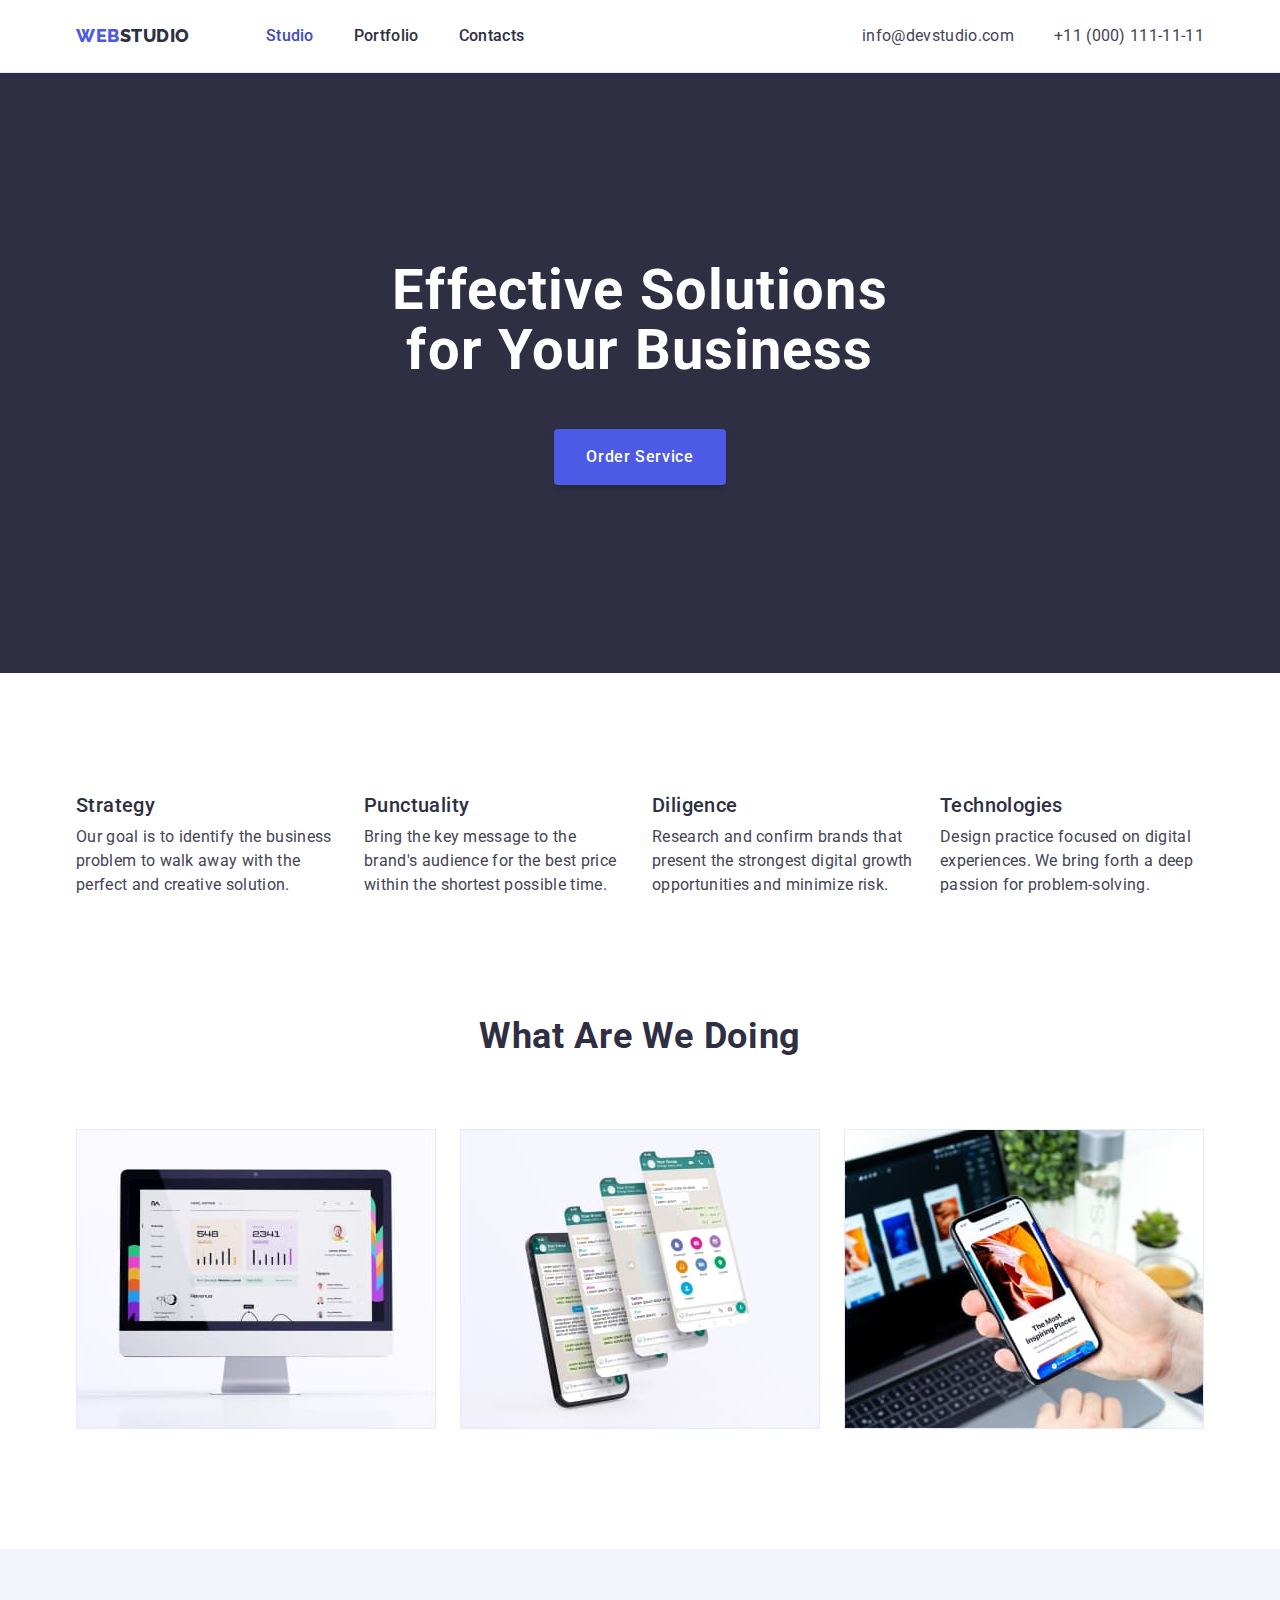
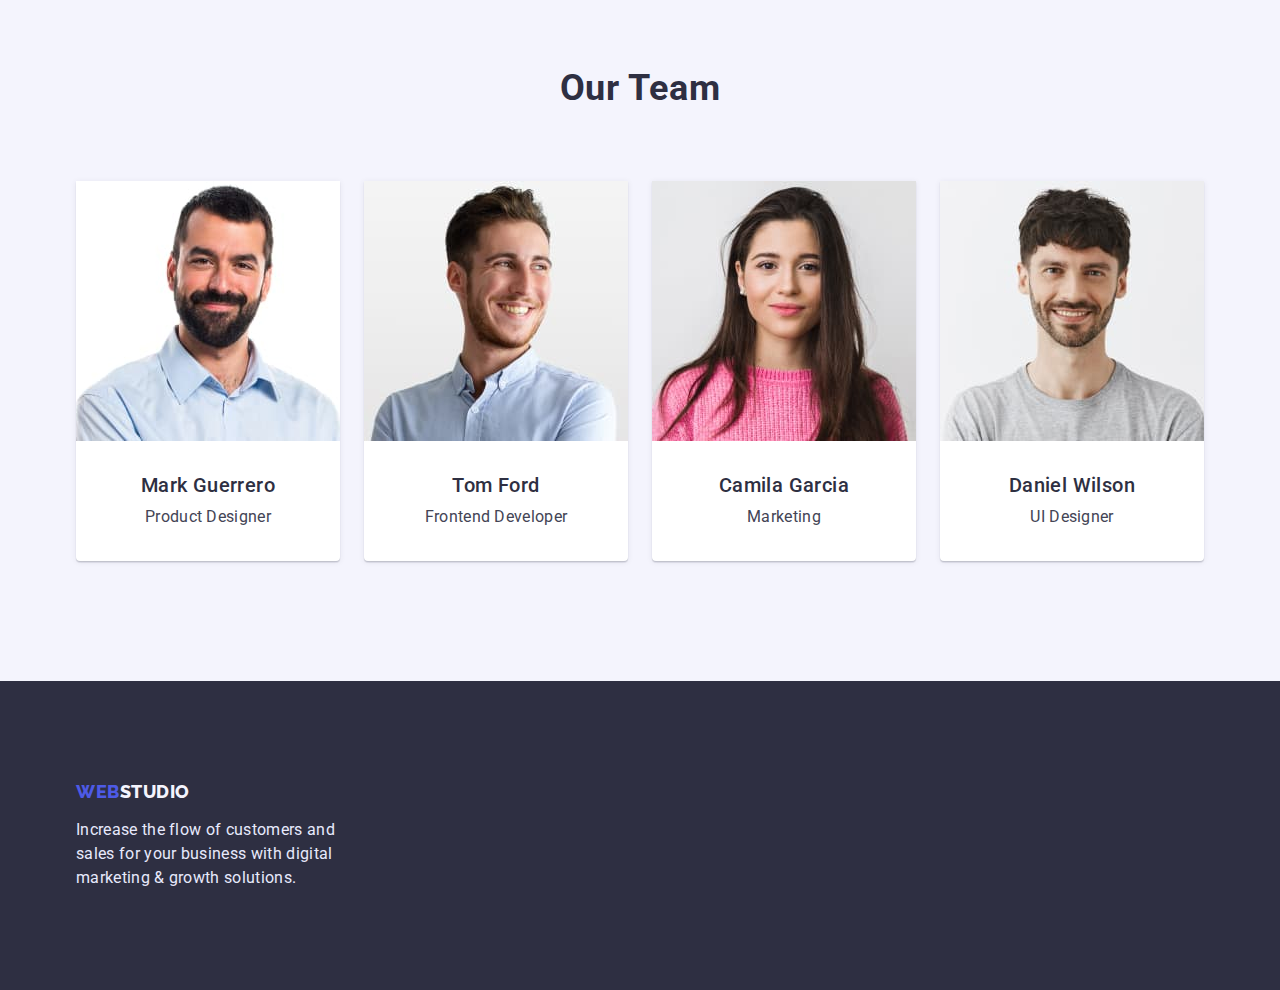
<file: index.html>
<!DOCTYPE html>
<html lang="en">
  <head>
    <meta charset="UTF-8" />
    <meta http-equiv="X-UA-Compatible" content="IE=edge" />
    <meta name="viewport" content="width=device-width, initial-scale=1.0" />
    <title>WebStudio</title>
    <link rel="preconnect" href="https://fonts.googleapis.com" />
    <link rel="preconnect" href="https://fonts.gstatic.com" crossorigin />
    <link
      href="https://fonts.googleapis.com/css2?family=Raleway:wght@800&family=Roboto:wght@400;500;700&display=swap"
      rel="stylesheet"
    />
    <link
      rel="stylesheet"
      href="https://cdnjs.cloudflare.com/ajax/libs/modern-normalize/1.1.0/modern-normalize.min.css"
    />
    <link rel="stylesheet" href="./css/styles.css" />
  </head>
  <body>
    <!-- the head of the page -->
    <header class="line">
      <div class="container rows">
        <nav class="naw-row">
          <a class="logo underline" href="./index.html">
            <span class="accent">Web</span>Studio</a
          >
          <ul class="site-nav list">
            <li class="item">
              <a href="./index.html" class="link current underline">Studio</a>
            </li>
            <li class="item">
              <a href="./portfolio.html" class="link underline">Portfolio</a>
            </li>
            <li class="item"><a href="" class="link underline">Contacts</a></li>
          </ul>
        </nav>
        <address class="address">
          <ul class="address-items list">
            <li class="item">
              <a href="mailto:info@devstudio.com" class="link underline"
                >info@devstudio.com</a
              >
            </li>
            <li class="item">
              <a href="tel:+110001111111" class="link underline"
                >+11 (000) 111-11-11</a
              >
            </li>
          </ul>
        </address>
      </div>
    </header>
    <main>
      <!-- hero section -->
      <section class="hero dark-bg">
        <div class="container">
          <h1 class="hero-title">Effective Solutions for Your Business</h1>
          <button type="button" class="button-hero">Order Service</button>
        </div>
      </section>
      <!-- section advantages -->
      <section class="advantages section">
        <div class="container">
          <h2 class="visually-hidden">Advantages</h2>
          <ul class="list string gap">
            <li class="item">
              <h3 class="title">Strategy</h3>
              <p>
                Our goal is to identify the business problem to walk away with
                the perfect and creative solution.
              </p>
            </li>
            <li class="item">
              <h3 class="title">Punctuality</h3>
              <p>
                Bring the key message to the brand's audience for the best price
                within the shortest possible time.
              </p>
            </li>
            <li class="item">
              <h3 class="title">Diligence</h3>
              <p>
                Research and confirm brands that present the strongest digital
                growth opportunities and minimize risk.
              </p>
            </li>
            <li class="item">
              <h3 class="title">Technologies</h3>
              <p>
                Design practice focused on digital experiences. We bring forth a
                deep passion for problem-solving.
              </p>
            </li>
          </ul>
        </div>
      </section>
      <!-- section activities -->
      <section class="activities">
        <div class="container">
          <h2 class="section-title">What are we doing</h2>
          <ul class="list series gap">
            <li class="item">
              <img
                src="./images/images-main/img1.jpg"
                alt="software at the monitor"
                width="360"
                height="300"
              />
            </li>
            <li class="item">
              <img
                src="./images/images-main/img2.jpg"
                alt="mobile software"
                width="360"
                height="300"
              />
            </li>
            <li class="item">
              <img
                src="./images/images-main/img3.jpg"
                alt="mobile phone in the arm"
                width="360"
                height="300"
              />
            </li>
          </ul>
        </div>
      </section>
      <!-- section our team -->
      <section class="section-team section">
        <div class="container light-bg">
          <h2 class="section-title">Our Team</h2>
          <ul class="list team gap">
            <li class="cards">
              <img
                class="card-img"
                src="./images/images-main/card1.jpg"
                alt="photo Mark Guerrero"
                width="264"
                height="260"
              />
              <div class="card-description">
                <h3 class="title">Mark Guerrero</h3>
                <p class="text">Product Designer</p>
              </div>
            </li>
            <li class="cards">
              <img
                class="card-img"
                src="./images/images-main/card2.jpg"
                alt="photo Tom Ford"
                width="264"
                height="260"
              />
              <div class="card-description">
                <h3 class="title">Tom Ford</h3>
                <p class="text">Frontend Developer</p>
              </div>
            </li>
            <li class="cards">
              <img
                class="card-img"
                src="./images/images-main/card3.jpg"
                alt="photo Camila Garcia"
                width="264"
                height="260"
              />
              <div class="card-description">
                <h3 class="title">Camila Garcia</h3>
                <p class="text">Marketing</p>
              </div>
            </li>
            <li class="cards">
              <img
                class="card-img"
                src="./images/images-main/card4.jpg"
                alt="photo Daniel Wilson"
                width="264"
                height="260"
              />
              <div class="card-description">
                <h3 class="title">Daniel Wilson</h3>
                <p class="text">UI Designer</p>
              </div>
            </li>
          </ul>
        </div>
      </section>
    </main>
    <!-- footer -->
    <footer class="footer">
      <div class="container">
        <a class="logo underline aside" href="./index.html">
          <span class="accent">Web</span>Studio</a
        >
        <p class="text">
          Increase the flow of customers and sales for your business with
          digital marketing & growth solutions.
        </p>
      </div>
    </footer>
  </body>
</html>
</file>
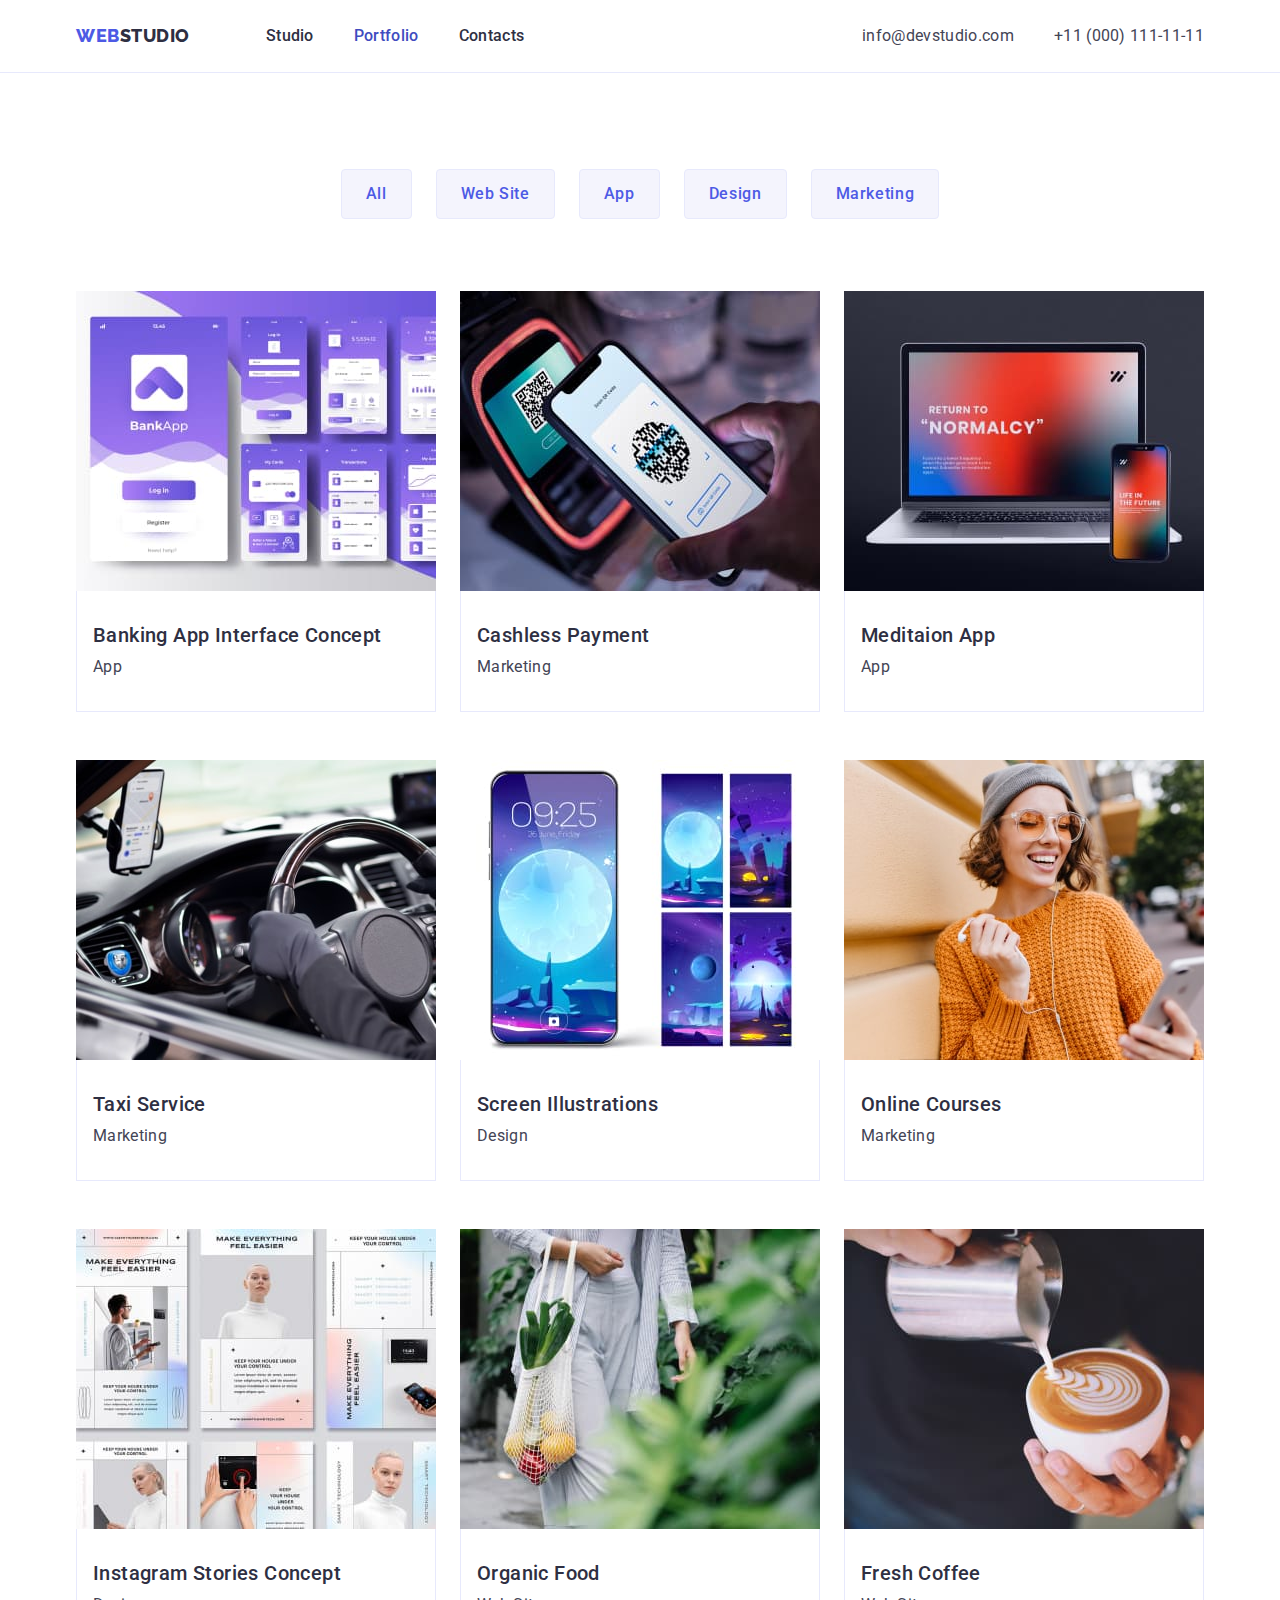
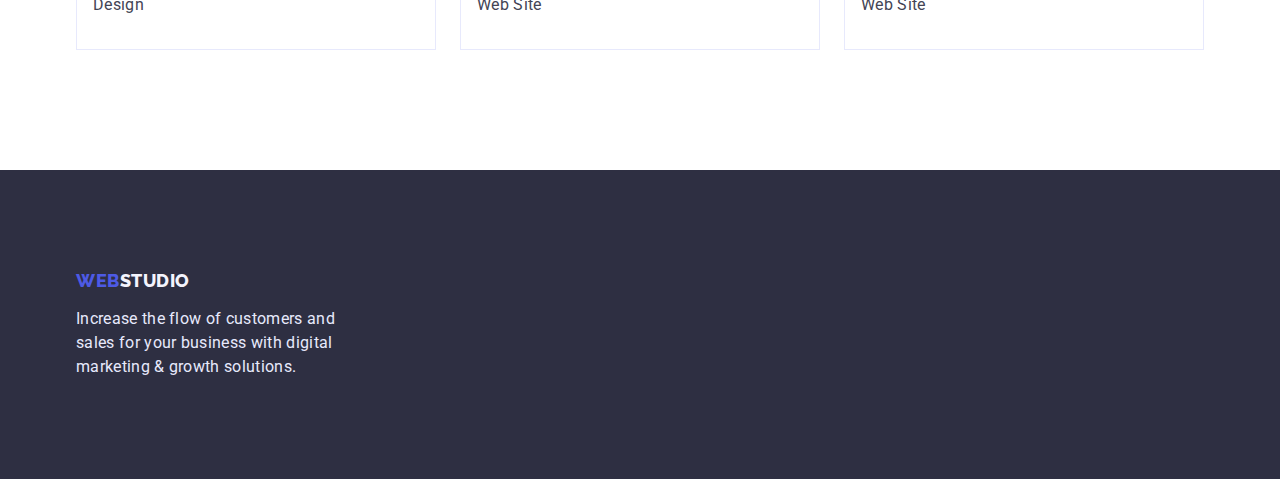
<file: portfolio.html>
<!DOCTYPE html>
<html lang="en">
  <head>
    <meta charset="UTF-8" />
    <meta http-equiv="X-UA-Compatible" content="IE=edge" />
    <meta name="viewport" content="width=device-width, initial-scale=1.0" />
    <title>Portfolio</title>
    <link rel="preconnect" href="https://fonts.googleapis.com" />
    <link rel="preconnect" href="https://fonts.gstatic.com" crossorigin />
    <link
      href="https://fonts.googleapis.com/css2?family=Raleway:wght@800&family=Roboto:wght@400;500;700&display=swap"
      rel="stylesheet"
    />
    <link
      rel="stylesheet"
      href="https://cdnjs.cloudflare.com/ajax/libs/modern-normalize/1.1.0/modern-normalize.min.css"
    />
    <link rel="stylesheet" href="./css/styles.css" />
  </head>
  <body>
    <!-- the head of the page -->
    <header class="line">
      <div class="container rows">
        <nav class="naw-row">
          <a class="logo underline" href="./index.html">
            <span class="accent">Web</span>Studio</a
          >
          <ul class="site-nav list">
            <li class="item">
              <a href="./index.html" class="link underline">Studio</a>
            </li>
            <li class="item">
              <a href="./portfolio.html" class="link current underline"
                >Portfolio</a
              >
            </li>
            <li class="item"><a href="" class="link underline">Contacts</a></li>
          </ul>
        </nav>
        <address class="address">
          <ul class="address-items list">
            <li class="item">
              <a href="mailto:info@devstudio.com" class="link underline"
                >info@devstudio.com</a
              >
            </li>
            <li class="item">
              <a href="tel:+110001111111" class="link underline"
                >+11 (000) 111-11-11</a
              >
            </li>
          </ul>
        </address>
      </div>
    </header>
    <main>
      <!-- Saction Portfolio -->
      <section class="portfolio">
        <div class="container">
          <h1 class="visually-hidden">Portfolio</h1>
          <ul class="list button-filtr gap">
            <li class="item">
              <button type="button" class="filtr">All</button>
            </li>
            <li class="item">
              <button type="button" class="filtr">Web Site</button>
            </li>
            <li class="item">
              <button type="button" class="filtr">App</button>
            </li>
            <li class="item">
              <button type="button" class="filtr">Design</button>
            </li>
            <li class="item">
              <button type="button" class="filtr">Marketing</button>
            </li>
          </ul>
          <ul class="list projects">
            <li class="card">
              <a class="underline" href=""
                ><img
                  class="pic"
                  src="./images/images-portfolio/img-card1.jpg"
                  alt="software"
                  width="360"
                  height="300"
                />
                <div class="description">
                  <h2 class="title">Banking App Interface Concept</h2>
                  <p class="text">App</p>
                </div>
              </a>
            </li>
            <li class="card">
              <a class="underline" href=""
                ><img
                  class="pic"
                  src="./images/images-portfolio/img-card2.jpg"
                  alt="payment by mobile phone"
                  width="360"
                  height="300"
                />
                <div class="description">
                  <h2 class="title">Cashless Payment</h2>
                  <p class="text">Marketing</p>
                </div>
              </a>
            </li>
            <li class="card">
              <a class="underline" href=""
                ><img
                  class="pic"
                  src="./images/images-portfolio/img-card3.jpg"
                  alt="laptop and mobile phone screens"
                  width="360"
                  height="300"
                />
                <div class="description">
                  <h2 class="title">Meditaion App</h2>
                  <p class="text">App</p>
                </div>
              </a>
            </li>
            <li class="card">
              <a class="underline" href=""
                ><img
                  class="pic"
                  src="./images/images-portfolio/img-card4.jpg"
                  alt="control devices of a taxi car"
                  width="360"
                  height="300"
                />
                <div class="description">
                  <h2 class="title">Taxi Service</h2>
                  <p class="text">Marketing</p>
                </div>
              </a>
            </li>
            <li class="card">
              <a class="underline" href=""
                ><img
                  class="pic"
                  src="./images/images-portfolio/img-card5.jpg"
                  alt="wallpaper to mobile phone"
                  width="360"
                  height="300"
                />
                <div class="description">
                  <h2 class="title">Screen Illustrations</h2>
                  <p class="text">Design</p>
                </div>
              </a>
            </li>
            <li class="card">
              <a class="underline" href=""
                ><img
                  class="pic"
                  src="./images/images-portfolio/img-card6.jpg"
                  alt="the girl is holding a mobile phone"
                  width="360"
                  height="300"
                />
                <div class="description">
                  <h2 class="title">Online Courses</h2>
                  <p class="text">Marketing</p>
                </div>
              </a>
            </li>
            <li class="card">
              <a class="underline" href=""
                ><img
                  class="pic"
                  src="./images/images-portfolio/img-card7.jpg"
                  alt="Instagram pages"
                  width="360"
                  height="300"
                />
                <div class="description">
                  <h2 class="title">Instagram Stories Concept</h2>
                  <p class="text">Design</p>
                </div>
              </a>
            </li>
            <li class="card">
              <a class="underline" href=""
                ><img
                  class="pic"
                  src="./images/images-portfolio/img-card8.jpg"
                  alt="a woman is holding a bag of organik food"
                  width="360"
                  height="300"
                />
                <div class="description">
                  <h2 class="title">Organic Food</h2>
                  <p class="text">Web Site</p>
                </div>
              </a>
            </li>
            <li class="card">
              <a class="underline" href=""
                ><img
                  class="pic"
                  src="./images/images-portfolio/img-card9.jpg"
                  alt="cup of coffee in hand"
                  width="360"
                  height="300"
                />
                <div class="description">
                  <h2 class="title">Fresh Coffee</h2>
                  <p class="text">Web Site</p>
                </div>
              </a>
            </li>
          </ul>
        </div>
      </section>
    </main>
    <!-- footer -->
    <footer class="footer">
      <div class="container">
        <a class="logo underline aside" href="./index.html">
          <span class="accent">Web</span>Studio</a
        >
        <p class="text">
          Increase the flow of customers and sales for your business with
          digital marketing & growth solutions.
        </p>
      </div>
    </footer>
  </body>
</html>
</file>
<file: css/styles.css>
/* --------------Utility----------------- */
:root {
  --page-background-color: #ffffff;
  --body-text-color: #434455;
  --title-section-color: #2e2f42;
  --primary-brand-color: #4d5ae5;
  --pressed-state-color: #404bbf;
  --light-mode-color: #f4f4fd;
  --accent-botton-color: #e7e9fc;
}
.container {
  width: 1158px;
  padding-left: 15px;
  padding-right: 15px;
  margin-right: auto;
  margin-left: auto;

  /* outline: 2px solid tomato; */
}

h1,
h2,
h3,
h4,
h5,
h6,
p,
ul {
  margin-top: 0;
  margin-bottom: 0;
  padding-left: 0;
}

body {
  background-color: var(--page-background-color);
  color: var(--body-text-color);
  font-family: 'Roboto', 'sans-serif';
  font-size: 16px;
  line-height: 1.5;
  letter-spacing: 0.02em;
}
.visually-hidden {
  position: absolute;
  width: 1px;
  height: 1px;
  margin: -1px;
  border: 0;
  padding: 0;

  white-space: nowrap;
  clip-path: inset(100%);
  clip: rect(0 0 0 0);
  overflow: hidden;
}
.list {
  list-style: none;
}
.underline {
  text-decoration: none;
}
.accent {
  color: var(--primary-brand-color);
}
.title {
  font-weight: 500;
  font-size: 20px;
  line-height: 1.2;
  letter-spacing: 0.02em;
  color: var(--title-section-color);
}
.section {
  padding-top: 120px;
  padding-bottom: 120px;
}
img {
  display: block;
  max-width: 100%;
  height: auto;
}
.gap {
  gap: 24px;
  flex-wrap: wrap;
}

/* -------------The head of the page----------- */
.rows,
.naw-row {
  display: flex;
}
.line {
  border-bottom: 1px solid var(--accent-botton-color);
}
.logo {
  display: inline-block;
  margin-right: 76px;
  padding-top: 24px;
  padding-bottom: 24px;

  font-family: 'Raleway', 'sans-serif';
  font-weight: 800;
  font-size: 18px;
  line-height: 1.33;
  letter-spacing: 0.03em;
  text-transform: uppercase;
  color: var(--title-section-color);
}
.site-nav {
  display: flex;
  gap: 40px;
}
.site-nav .link {
  display: block;
  padding-top: 24px;
  padding-bottom: 24px;

  font-weight: 500;
  font-size: 16px;
  color: var(--title-section-color);
}
.address-items .link {
  display: block;
  padding-top: 24px;
  padding-bottom: 24px;

  font-style: normal;
  color: var(--body-text-color);
}
.link:hover,
.link:focus {
  color: var(--pressed-state-color);
}
.link.current {
  color: var(--pressed-state-color);
}
.address-items {
  display: flex;
}
.address-items .item:not(:last-child) {
  margin-right: 40px;
}
.address {
  margin-left: auto;
}
/*---------------Hero section--------------*/
.hero {
  background-color: var(--title-section-color);
  text-align: center;
  padding: 188px 0;
}
.hero-title {
  max-width: 496px;
  margin-left: auto;
  margin-right: auto;
  margin-bottom: 48px;

  font-size: 56px;
  line-height: 1.07;
  color: var(--page-background-color);
  letter-spacing: 0.02em;
}
.button-hero {
  align-items: center;
  padding: 16px 32px;

  font-family: inherit;
  font-size: 16px;
  line-height: 1.5;
  font-weight: 500;
  color: var(--page-background-color);
  background-color: var(--primary-brand-color);
  letter-spacing: 0.04em;

  border: none;
  cursor: pointer;
  border-radius: 4px;
  box-shadow: 0px 4px 4px rgba(0, 0, 0, 0.15);
}
.button-hero:hover,
.button-hero:focus {
  background-color: var(--pressed-state-color);
}
/*--------------Section advantages-------------- */
.advantages .title {
  letter-spacing: 0.02em;
  color: var(--title-section-color);
  margin-bottom: 8px;
}
.string {
  display: flex;
}
.string .item {
  width: calc((100% - 24px * 3) / 4);
}
/*-------------Section activities----Section our team--------------- */
.section-title {
  font-size: 36px;
  line-height: 1.11;
  text-align: center;
  letter-spacing: 0.02em;
  text-transform: capitalize;
  color: var(--title-section-color);
  margin-bottom: 72px;
}
.series {
  display: flex;
}
.activities {
  padding-bottom: 120px;
}
.series .item {
  width: calc((100% - 48px) / 3);
}

/*-------------Section our team -----------------*/
.section-team {
  background-color: var(--light-mode-color);
}
.team .cards {
  width: calc((100% - 24px * 3) / 4);
  background-color: var(--page-background-color);
  box-shadow: 0px 1px 6px rgba(46, 47, 66, 0.08),
    0px 1px 1px rgba(46, 47, 66, 0.16), 0px 2px 1px rgba(46, 47, 66, 0.08);
  border-radius: 0px 0px 4px 4px;
}

.section-team .title {
  margin-bottom: 8px;
}
.team {
  display: flex;
  text-align: center;
}
.card-description {
  padding: 32px 16px;
}

/*---------------Saction Portfolio ---------------- */
.button-filtr .filtr {
  padding: 12px 24px;

  font-family: inherit;
  font-weight: 500;
  font-size: 16px;
  line-height: 1.5;
  text-align: center;
  letter-spacing: 0.04em;
  color: var(--primary-brand-color);
  border: 1px solid var(--accent-botton-color);
  border-radius: 4px;
  cursor: pointer;
  background-color: var(--light-mode-color);
}
.filtr:hover,
.filtr:focus {
  color: var(--page-background-color);
  background-color: var(--pressed-state-color);
  border-color: transparent;
  box-shadow: 0px 3px 1px rgba(0, 0, 0, 0.1), 0px 2px 1px rgba(0, 0, 0, 0.08),
    0px 2px 2px rgba(0, 0, 0, 0.12);
}
.projects .text {
  color: var(--body-text-color);
}
.portfolio {
  padding-top: 96px;
  padding-bottom: 120px;
}

.button-filtr {
  display: flex;
  margin-bottom: 72px;
  justify-content: center;
}

.projects .title {
  margin-bottom: 8px;
}
.projects {
  display: flex;
  flex-wrap: wrap;
  row-gap: 48px;
  column-gap: 24px;
}
.projects .card {
  width: calc((100% - 48px) / 3);
}

.description {
  padding: 32px 16px;

  border: 1px solid var(--accent-botton-color);
  border-top: transparent;
}

/*-----------------Footer---------------- */
.footer {
  padding-top: 100px;
  padding-bottom: 100px;
}
.footer .logo {
  color: var(--light-mode-color);
  margin-bottom: 16px;
  line-height: 1.17;
  padding: 0;
}
.footer .text {
  color: var(--accent-botton-color);
  max-width: 264px;
}
.footer {
  background-color: var(--title-section-color);
}
.aside {
  margin-right: 0;
  margin-bottom: 16px;
}
</file>
